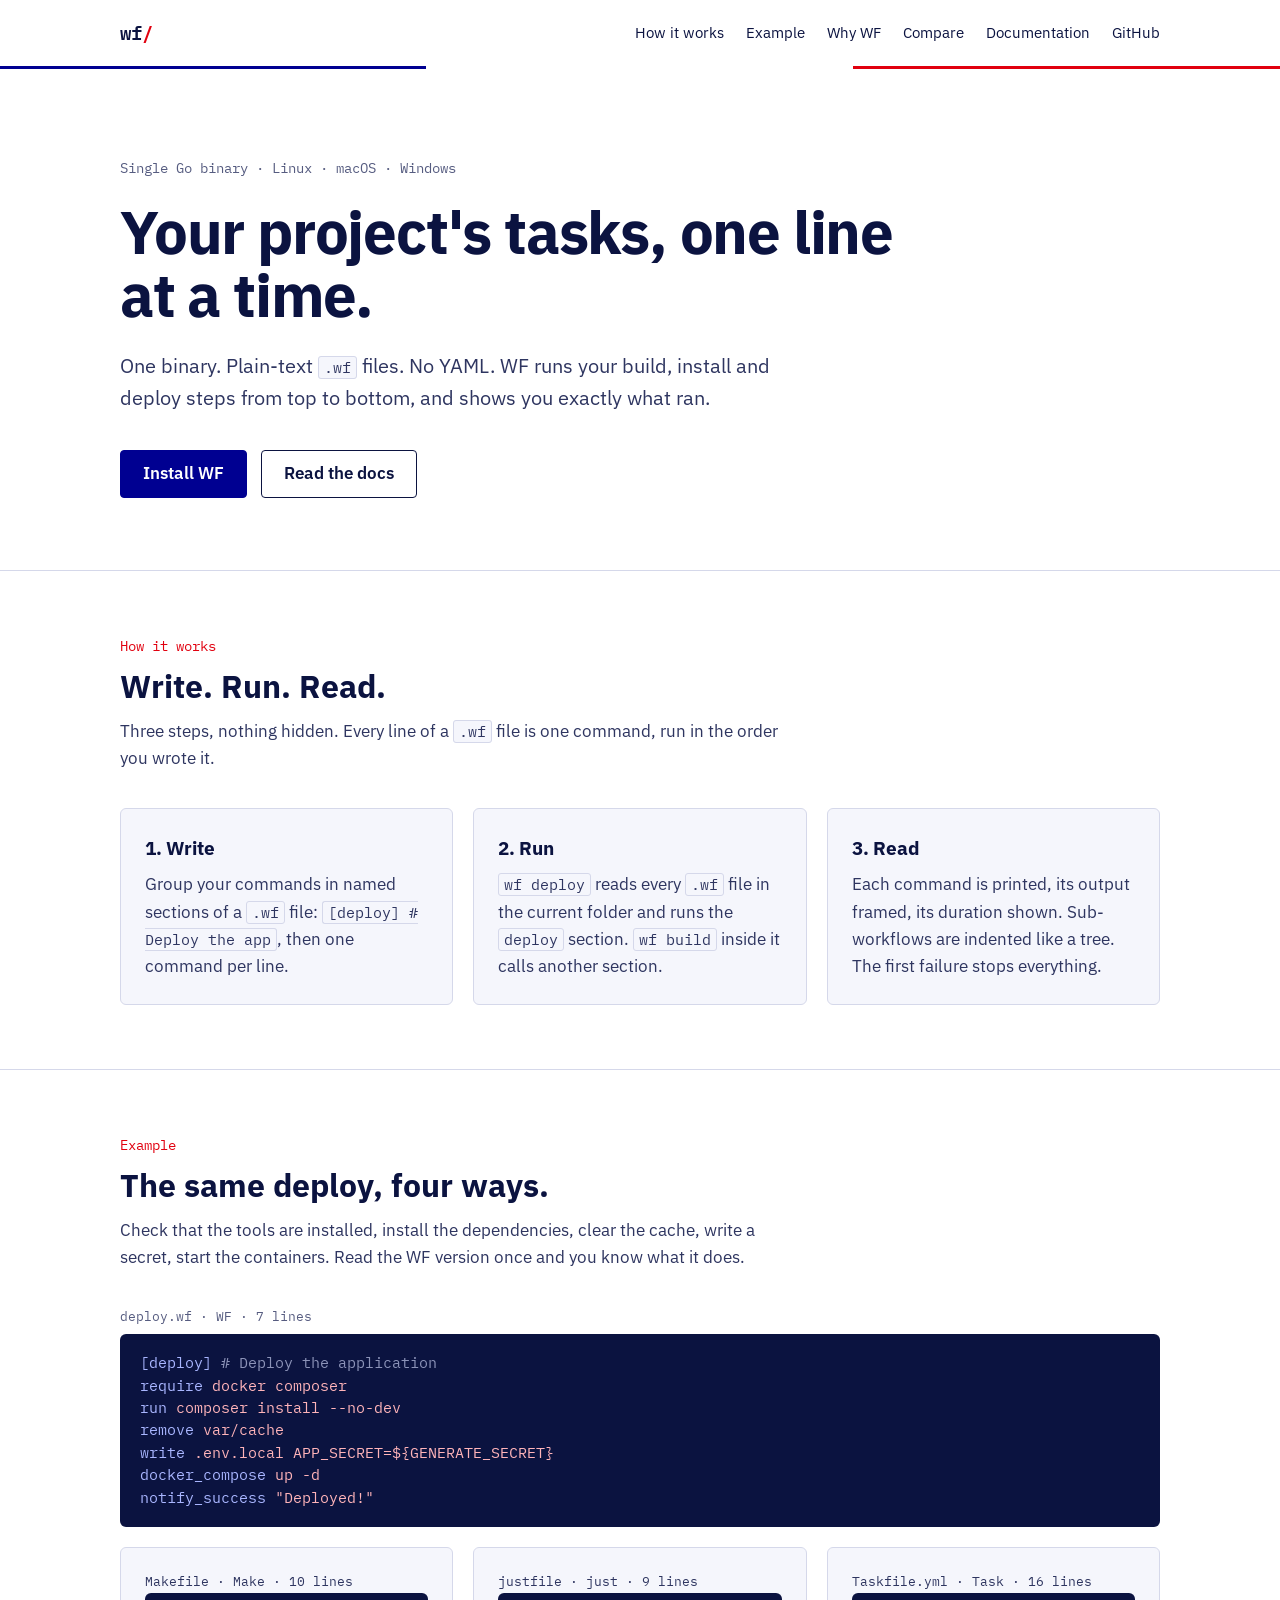
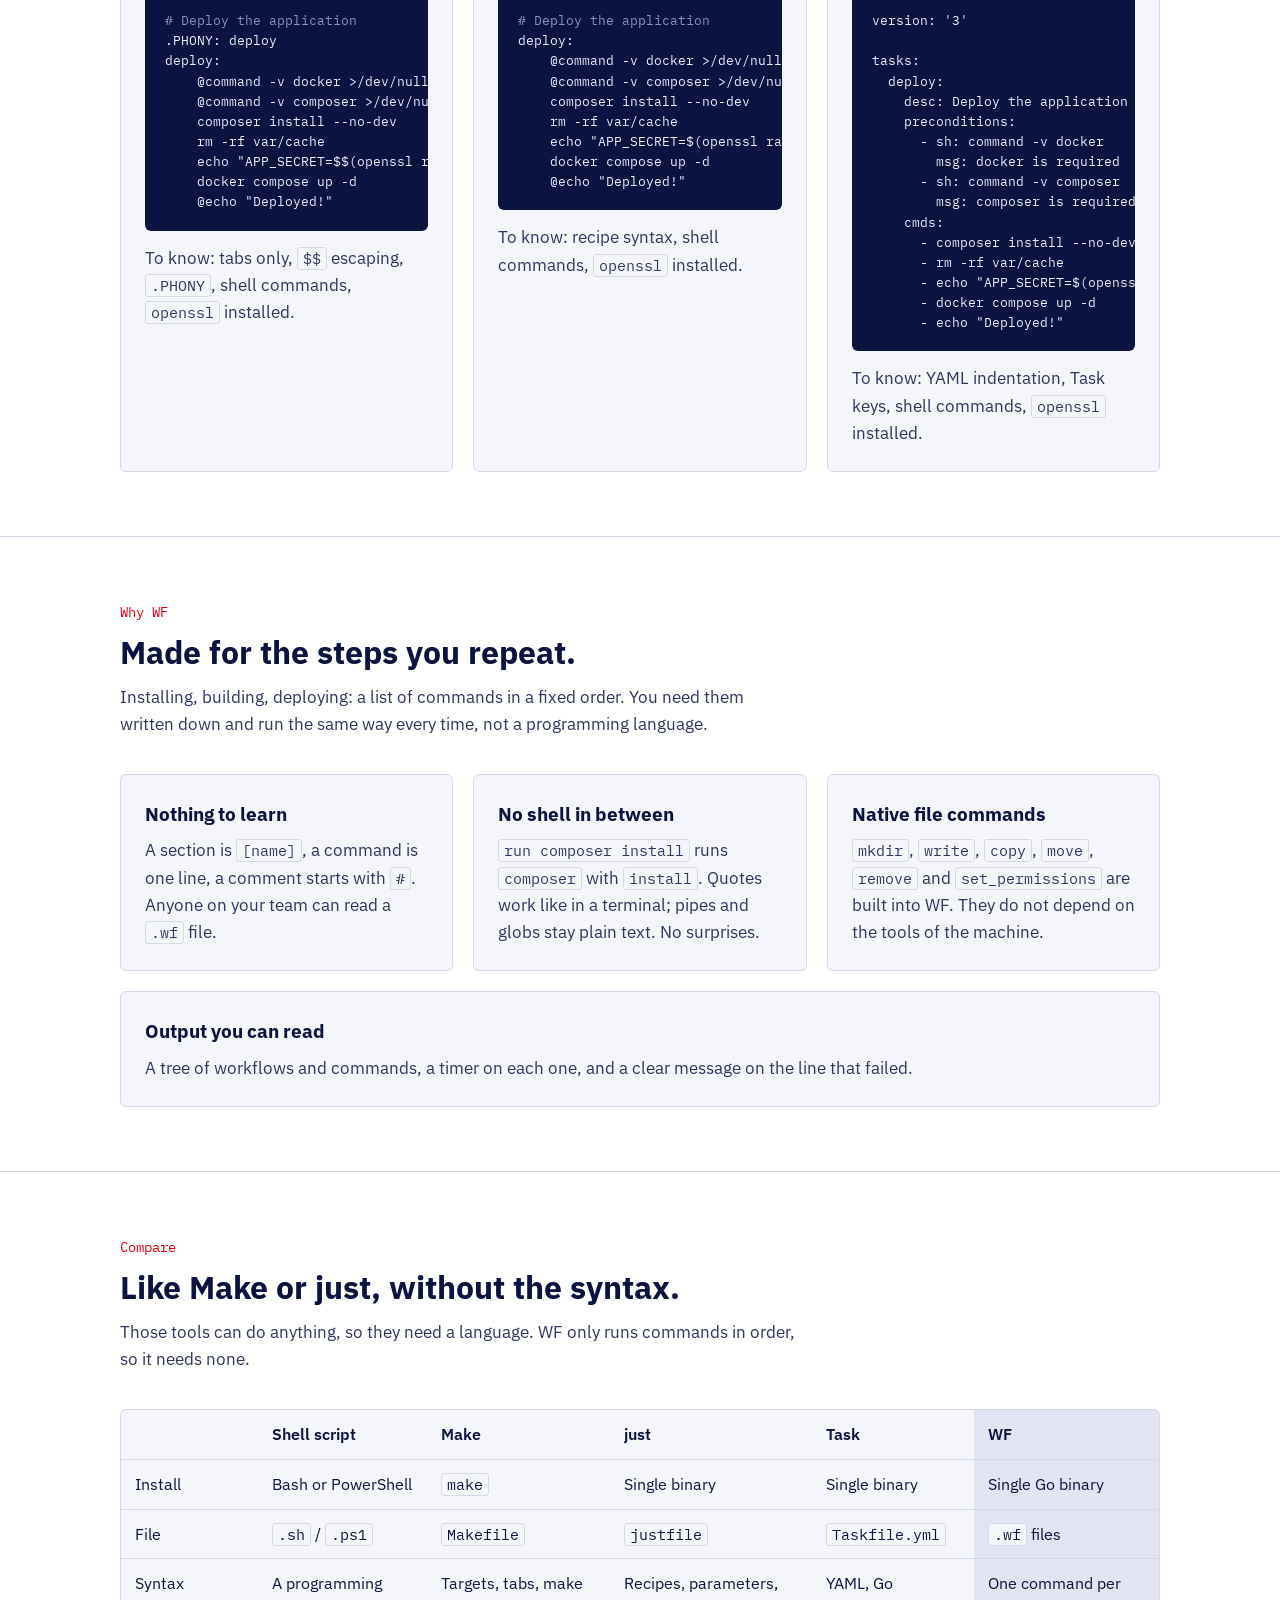
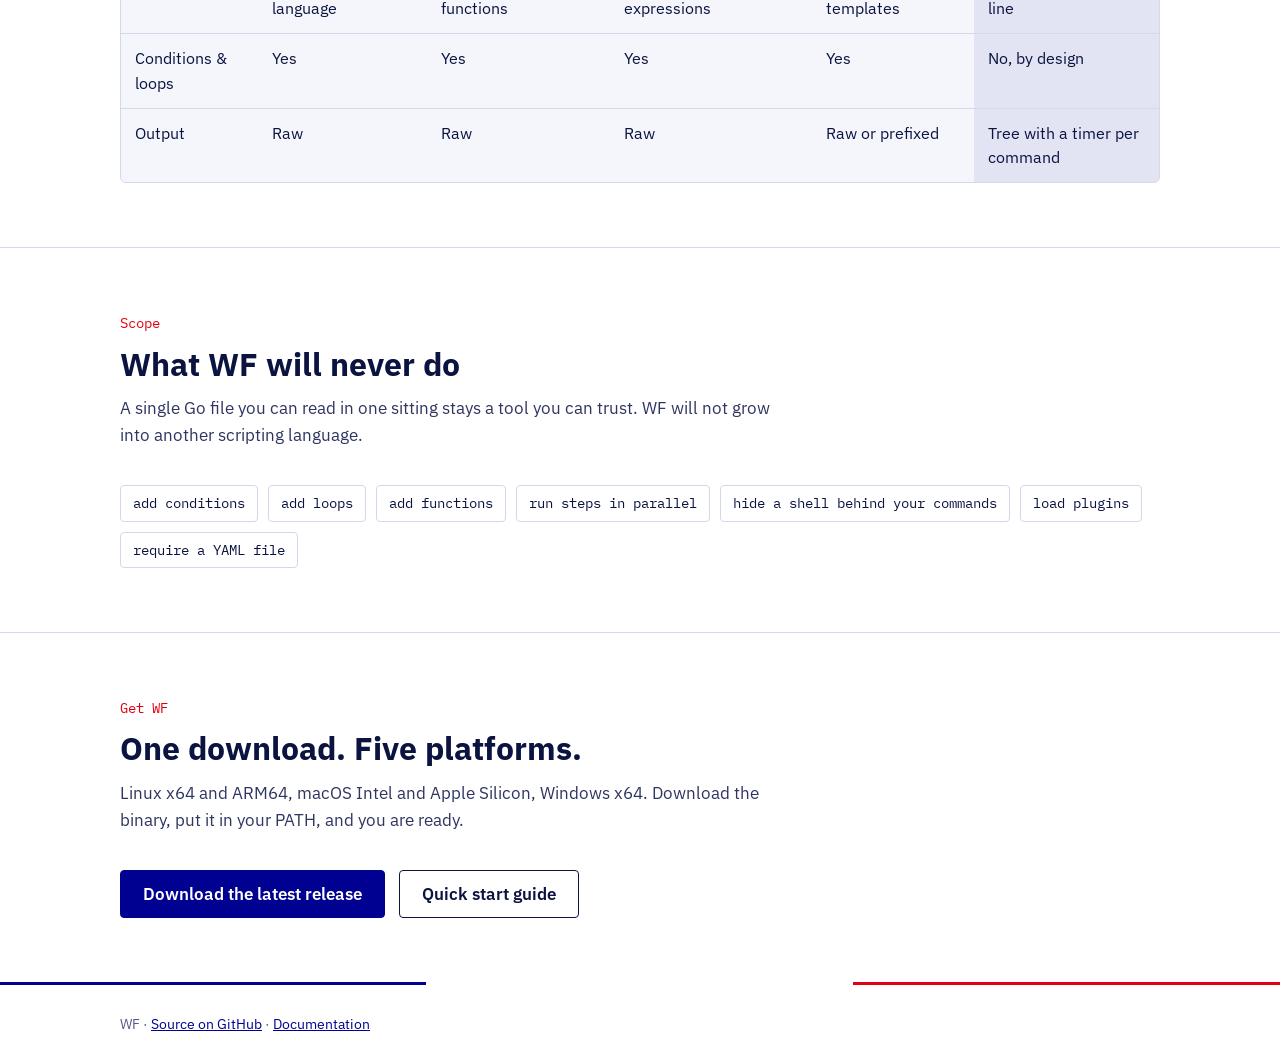
<file: docs/index.html>
<!doctype html>
<html lang="en">
<head>
<meta charset="utf-8">
<meta name="viewport" content="width=device-width, initial-scale=1">
<title>WF — your project's tasks, one line at a time</title>
<meta name="description" content="WF is a single Go binary that runs the build, install and deploy steps written in plain-text .wf files. One command per line. No YAML. No shell tricks. A readable tree of everything that ran.">
<link rel="preconnect" href="https://fonts.googleapis.com">
<link rel="preconnect" href="https://fonts.gstatic.com" crossorigin>
<link href="https://fonts.googleapis.com/css2?family=IBM+Plex+Mono:wght@400;600&family=IBM+Plex+Sans:wght@400;600;700&display=swap" rel="stylesheet">
<link rel="stylesheet" href="style.css">
</head>
<body>

<header class="site-header">
  <div class="wrap">
    <a class="logo" href="./">wf<span>/</span></a>
    <nav class="site-nav" aria-label="Main">
      <a href="#how">How it works</a>
      <a href="#example">Example</a>
      <a href="#why">Why WF</a>
      <a href="#compare">Compare</a>
      <a href="docs.html">Documentation</a>
      <a href="https://github.com/michelware/wf">GitHub</a>
    </nav>
  </div>
</header>

<main>
  <div class="wrap">
    <div class="hero">
      <p class="eyebrow">Single Go binary · Linux · macOS · Windows</p>
      <h1>Your project's tasks, one line at a time.</h1>
      <p class="lead">One binary. Plain-text <code>.wf</code> files. No YAML. WF runs your build, install and deploy steps from top to bottom, and shows you exactly what ran.</p>
      <div class="actions">
        <a class="button primary" href="docs.html#install">Install WF</a>
        <a class="button" href="docs.html">Read the docs</a>
      </div>
    </div>
  </div>

  <section id="how">
    <div class="wrap">
      <p class="label">How it works</p>
      <h2>Write. Run. Read.</h2>
      <p class="section-lead">Three steps, nothing hidden. Every line of a <code>.wf</code> file is one command, run in the order you wrote it.</p>
      <div class="grid">
        <div class="card">
          <h3>1. Write</h3>
          <p>Group your commands in named sections of a <code>.wf</code> file: <code>[deploy] # Deploy the app</code>, then one command per line.</p>
        </div>
        <div class="card">
          <h3>2. Run</h3>
          <p><code>wf deploy</code> reads every <code>.wf</code> file in the current folder and runs the <code>deploy</code> section. <code>wf build</code> inside it calls another section.</p>
        </div>
        <div class="card">
          <h3>3. Read</h3>
          <p>Each command is printed, its output framed, its duration shown. Sub-workflows are indented like a tree. The first failure stops everything.</p>
        </div>
      </div>
    </div>
  </section>

  <section id="example">
    <div class="wrap">
      <p class="label">Example</p>
      <h2>The same deploy, four ways.</h2>
      <p class="section-lead">Check that the tools are installed, install the dependencies, clear the cache, write a secret, start the containers. Read the WF version once and you know what it does.</p>
      <p class="terminal-title">deploy.wf · WF · 7 lines</p>
<pre><span class="k">[deploy]</span> <span class="c"># Deploy the application</span>
<span class="k">require</span> <span class="v">docker composer</span>
<span class="k">run</span> <span class="v">composer install --no-dev</span>
<span class="k">remove</span> <span class="v">var/cache</span>
<span class="k">write</span> <span class="v">.env.local APP_SECRET=${GENERATE_SECRET}</span>
<span class="k">docker_compose</span> <span class="v">up -d</span>
<span class="k">notify_success</span> <span class="v">"Deployed!"</span></pre>
      <div class="grid">
        <div class="card">
          <p class="terminal-title">Makefile · Make · 10 lines</p>
<pre><span class="c"># Deploy the application</span>
.PHONY: deploy
deploy:
	@command -v docker &gt;/dev/null || (echo "docker is required" &amp;&amp; exit 1)
	@command -v composer &gt;/dev/null || (echo "composer is required" &amp;&amp; exit 1)
	composer install --no-dev
	rm -rf var/cache
	echo "APP_SECRET=$$(openssl rand -hex 32)" &gt;&gt; .env.local
	docker compose up -d
	@echo "Deployed!"</pre>
          <p>To know: tabs only, <code>$$</code> escaping, <code>.PHONY</code>, shell commands, <code>openssl</code> installed.</p>
        </div>
        <div class="card">
          <p class="terminal-title">justfile · just · 9 lines</p>
<pre><span class="c"># Deploy the application</span>
deploy:
    @command -v docker &gt;/dev/null || (echo "docker is required" &amp;&amp; exit 1)
    @command -v composer &gt;/dev/null || (echo "composer is required" &amp;&amp; exit 1)
    composer install --no-dev
    rm -rf var/cache
    echo "APP_SECRET=$(openssl rand -hex 32)" &gt;&gt; .env.local
    docker compose up -d
    @echo "Deployed!"</pre>
          <p>To know: recipe syntax, shell commands, <code>openssl</code> installed.</p>
        </div>
        <div class="card">
          <p class="terminal-title">Taskfile.yml · Task · 16 lines</p>
<pre>version: '3'

tasks:
  deploy:
    desc: Deploy the application
    preconditions:
      - sh: command -v docker
        msg: docker is required
      - sh: command -v composer
        msg: composer is required
    cmds:
      - composer install --no-dev
      - rm -rf var/cache
      - echo "APP_SECRET=$(openssl rand -hex 32)" &gt;&gt; .env.local
      - docker compose up -d
      - echo "Deployed!"</pre>
          <p>To know: YAML indentation, Task keys, shell commands, <code>openssl</code> installed.</p>
        </div>
      </div>
    </div>
  </section>

  <section id="why">
    <div class="wrap">
      <p class="label">Why WF</p>
      <h2>Made for the steps you repeat.</h2>
      <p class="section-lead">Installing, building, deploying: a list of commands in a fixed order. You need them written down and run the same way every time, not a programming language.</p>
      <div class="grid">
        <div class="card">
          <h3>Nothing to learn</h3>
          <p>A section is <code>[name]</code>, a command is one line, a comment starts with <code>#</code>. Anyone on your team can read a <code>.wf</code> file.</p>
        </div>
        <div class="card">
          <h3>No shell in between</h3>
          <p><code>run composer install</code> runs <code>composer</code> with <code>install</code>. Quotes work like in a terminal; pipes and globs stay plain text. No surprises.</p>
        </div>
        <div class="card">
          <h3>Native file commands</h3>
          <p><code>mkdir</code>, <code>write</code>, <code>copy</code>, <code>move</code>, <code>remove</code> and <code>set_permissions</code> are built into WF. They do not depend on the tools of the machine.</p>
        </div>
        <div class="card">
          <h3>Output you can read</h3>
          <p>A tree of workflows and commands, a timer on each one, and a clear message on the line that failed.</p>
        </div>
      </div>
    </div>
  </section>

  <section id="compare">
    <div class="wrap">
      <p class="label">Compare</p>
      <h2>Like Make or just, without the syntax.</h2>
      <p class="section-lead">Those tools can do anything, so they need a language. WF only runs commands in order, so it needs none.</p>
      <div class="table-box">
        <table>
          <thead>
            <tr><th></th><th>Shell script</th><th>Make</th><th>just</th><th>Task</th><th class="us">WF</th></tr>
          </thead>
          <tbody>
            <tr><td>Install</td><td>Bash or PowerShell</td><td><code>make</code></td><td>Single binary</td><td>Single binary</td><td class="us">Single Go binary</td></tr>
            <tr><td>File</td><td><code>.sh</code> / <code>.ps1</code></td><td><code>Makefile</code></td><td><code>justfile</code></td><td><code>Taskfile.yml</code></td><td class="us"><code>.wf</code> files</td></tr>
            <tr><td>Syntax</td><td>A programming language</td><td>Targets, tabs, make functions</td><td>Recipes, parameters, expressions</td><td>YAML, Go templates</td><td class="us">One command per line</td></tr>
            <tr><td>Conditions &amp; loops</td><td>Yes</td><td>Yes</td><td>Yes</td><td>Yes</td><td class="us">No, by design</td></tr>
            <tr><td>Output</td><td>Raw</td><td>Raw</td><td>Raw</td><td>Raw or prefixed</td><td class="us">Tree with a timer per command</td></tr>
          </tbody>
        </table>
      </div>
    </div>
  </section>

  <section id="never">
    <div class="wrap">
      <p class="label">Scope</p>
      <h2>What WF will never do</h2>
      <p class="section-lead">A single Go file you can read in one sitting stays a tool you can trust. WF will not grow into another scripting language.</p>
      <ul class="never">
        <li>add conditions</li>
        <li>add loops</li>
        <li>add functions</li>
        <li>run steps in parallel</li>
        <li>hide a shell behind your commands</li>
        <li>load plugins</li>
        <li>require a YAML file</li>
      </ul>
    </div>
  </section>

  <section id="get">
    <div class="wrap">
      <p class="label">Get WF</p>
      <h2>One download. Five platforms.</h2>
      <p class="section-lead">Linux x64 and ARM64, macOS Intel and Apple Silicon, Windows x64. Download the binary, put it in your PATH, and you are ready.</p>
      <div class="actions">
        <a class="button primary" href="https://github.com/michelware/wf/releases/latest">Download the latest release</a>
        <a class="button" href="docs.html#quick-start">Quick start guide</a>
      </div>
    </div>
  </section>
</main>

<footer class="site-footer">
  <div class="wrap">WF · <a href="https://github.com/michelware/wf">Source on GitHub</a> · <a href="docs.html">Documentation</a></div>
</footer>

</body>
</html>
</file>
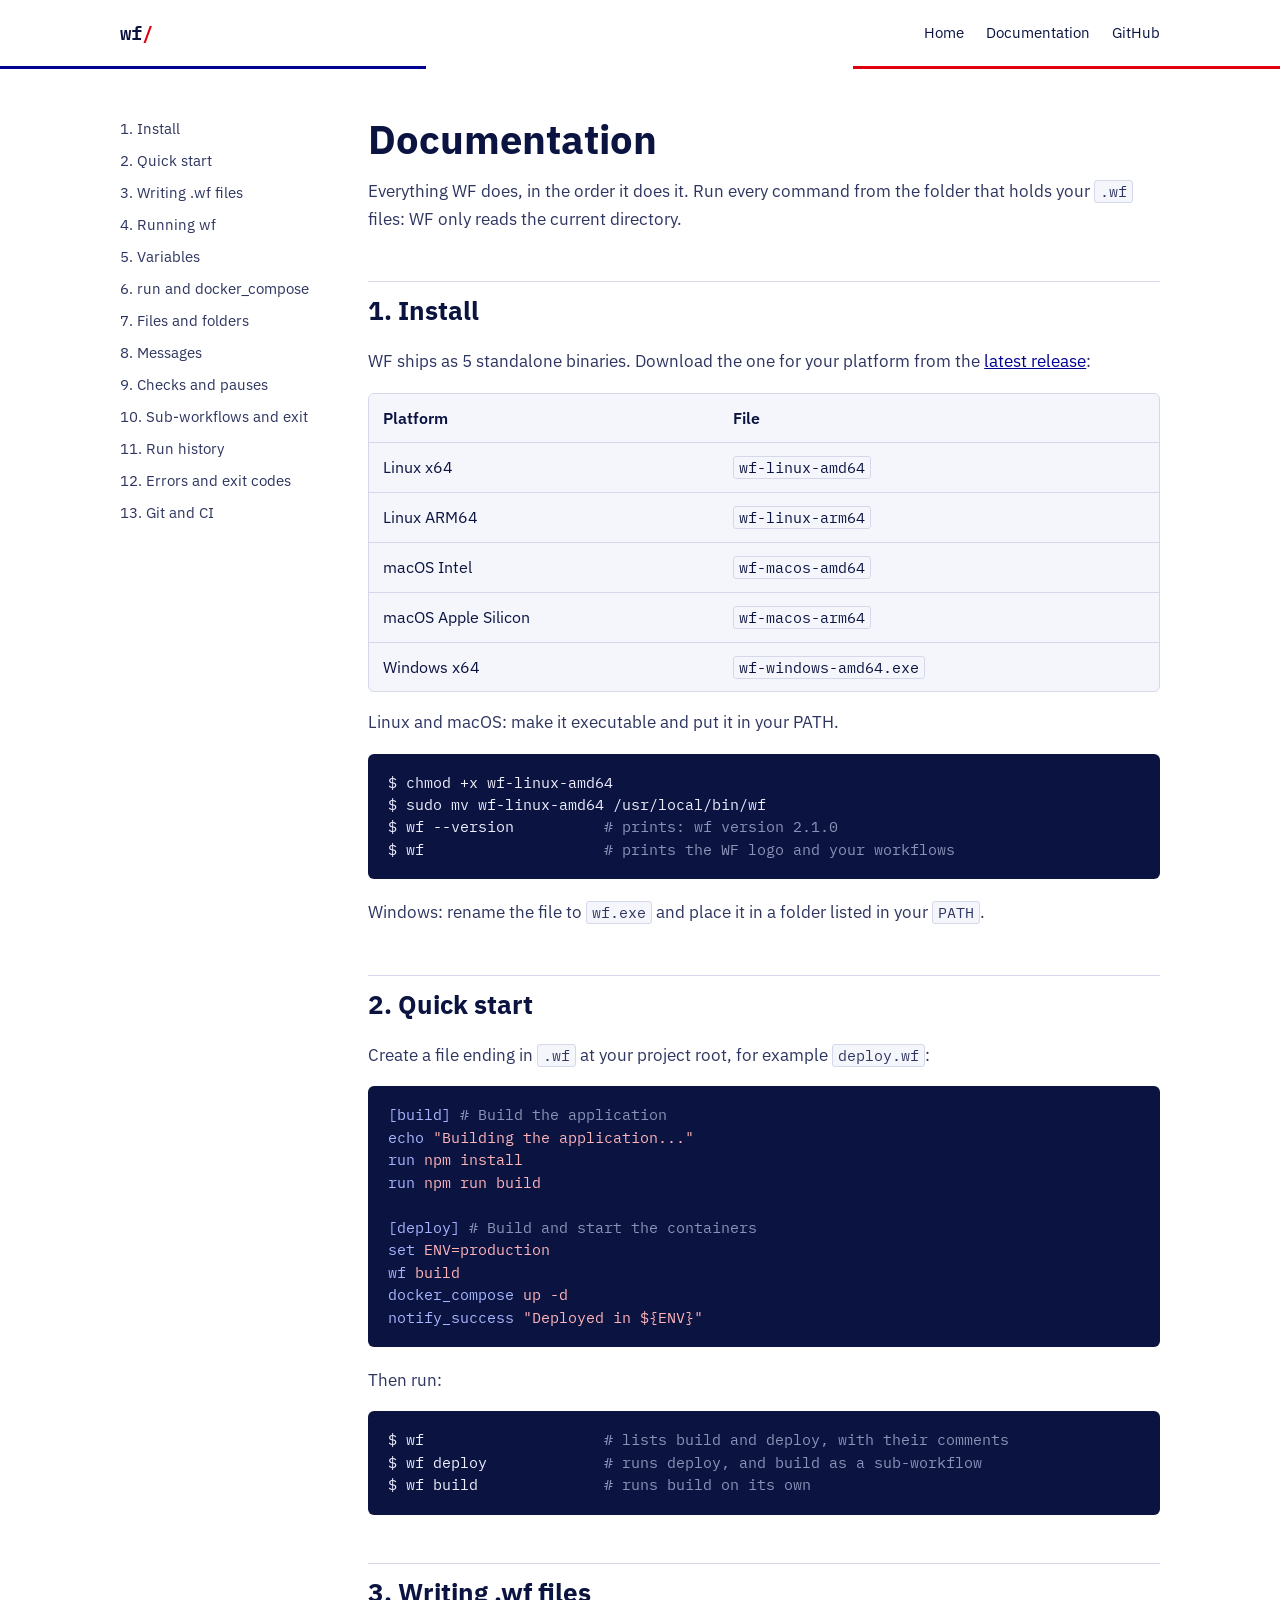
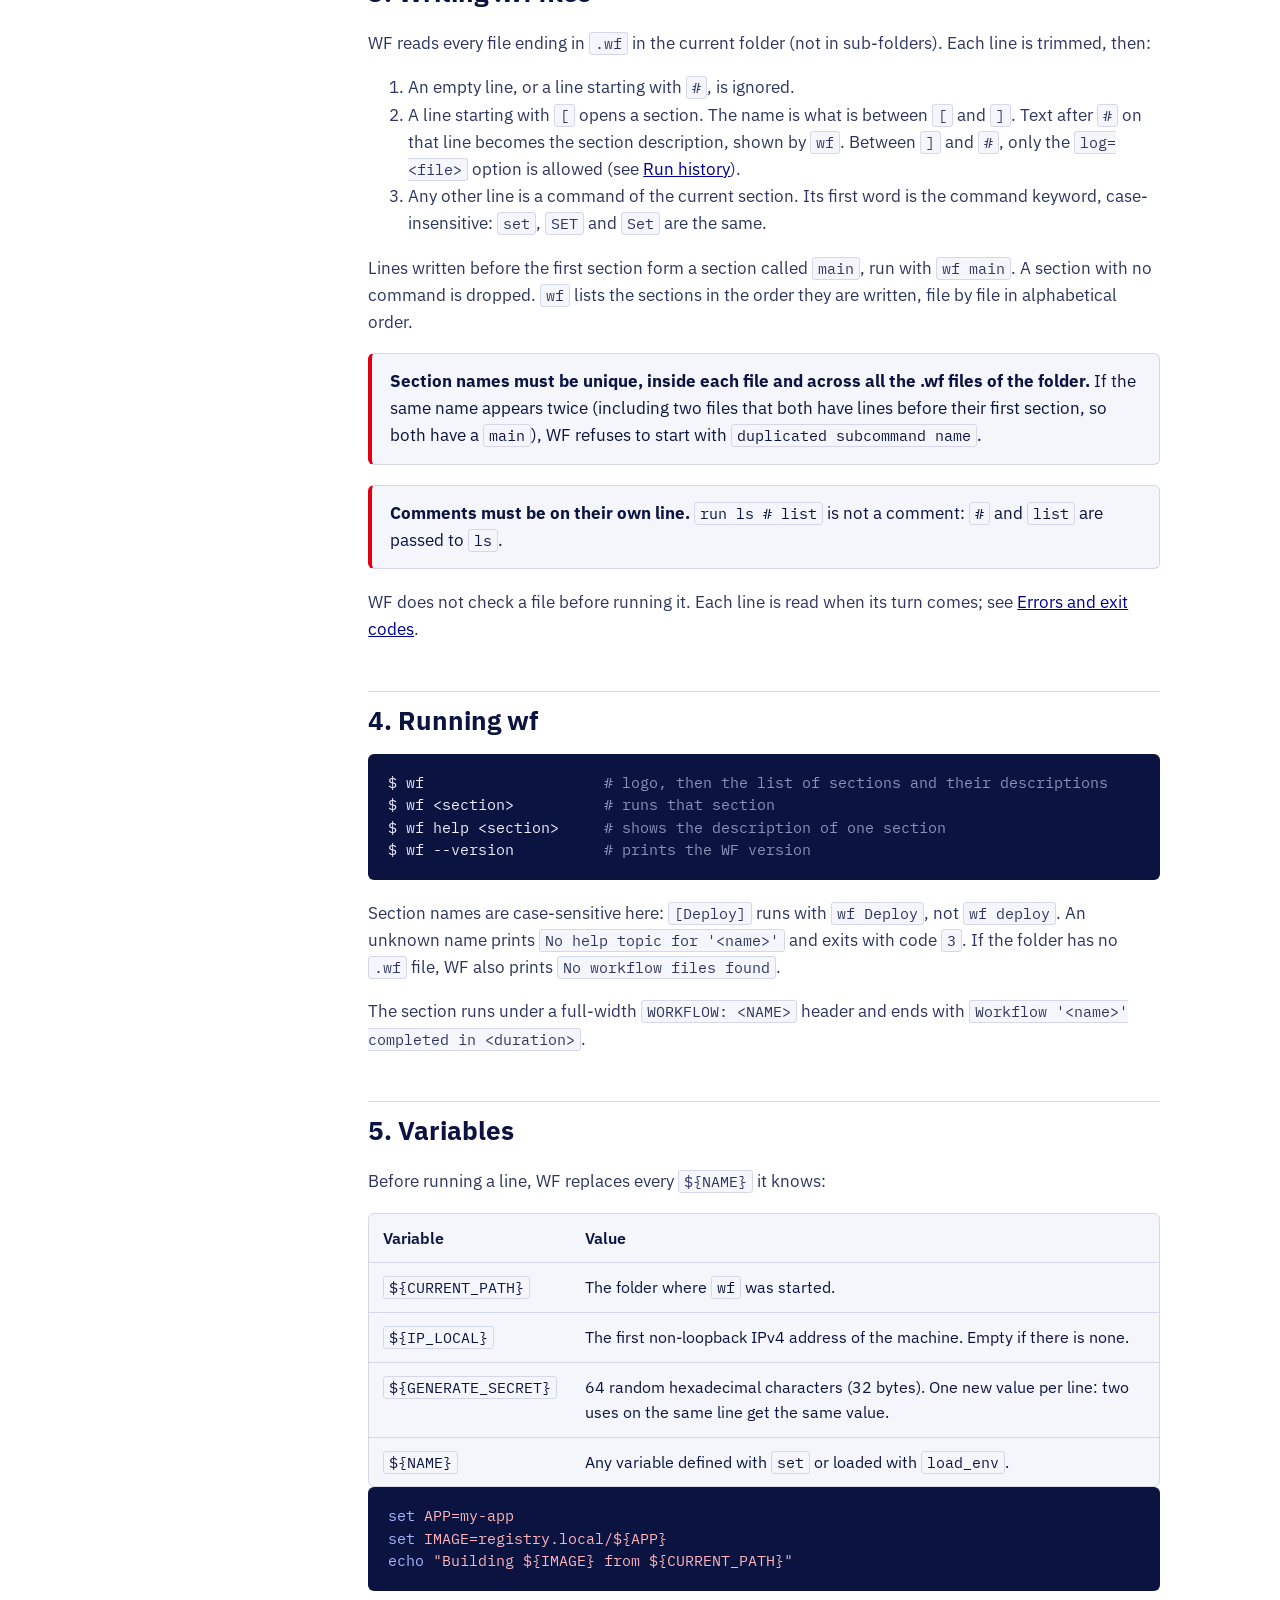
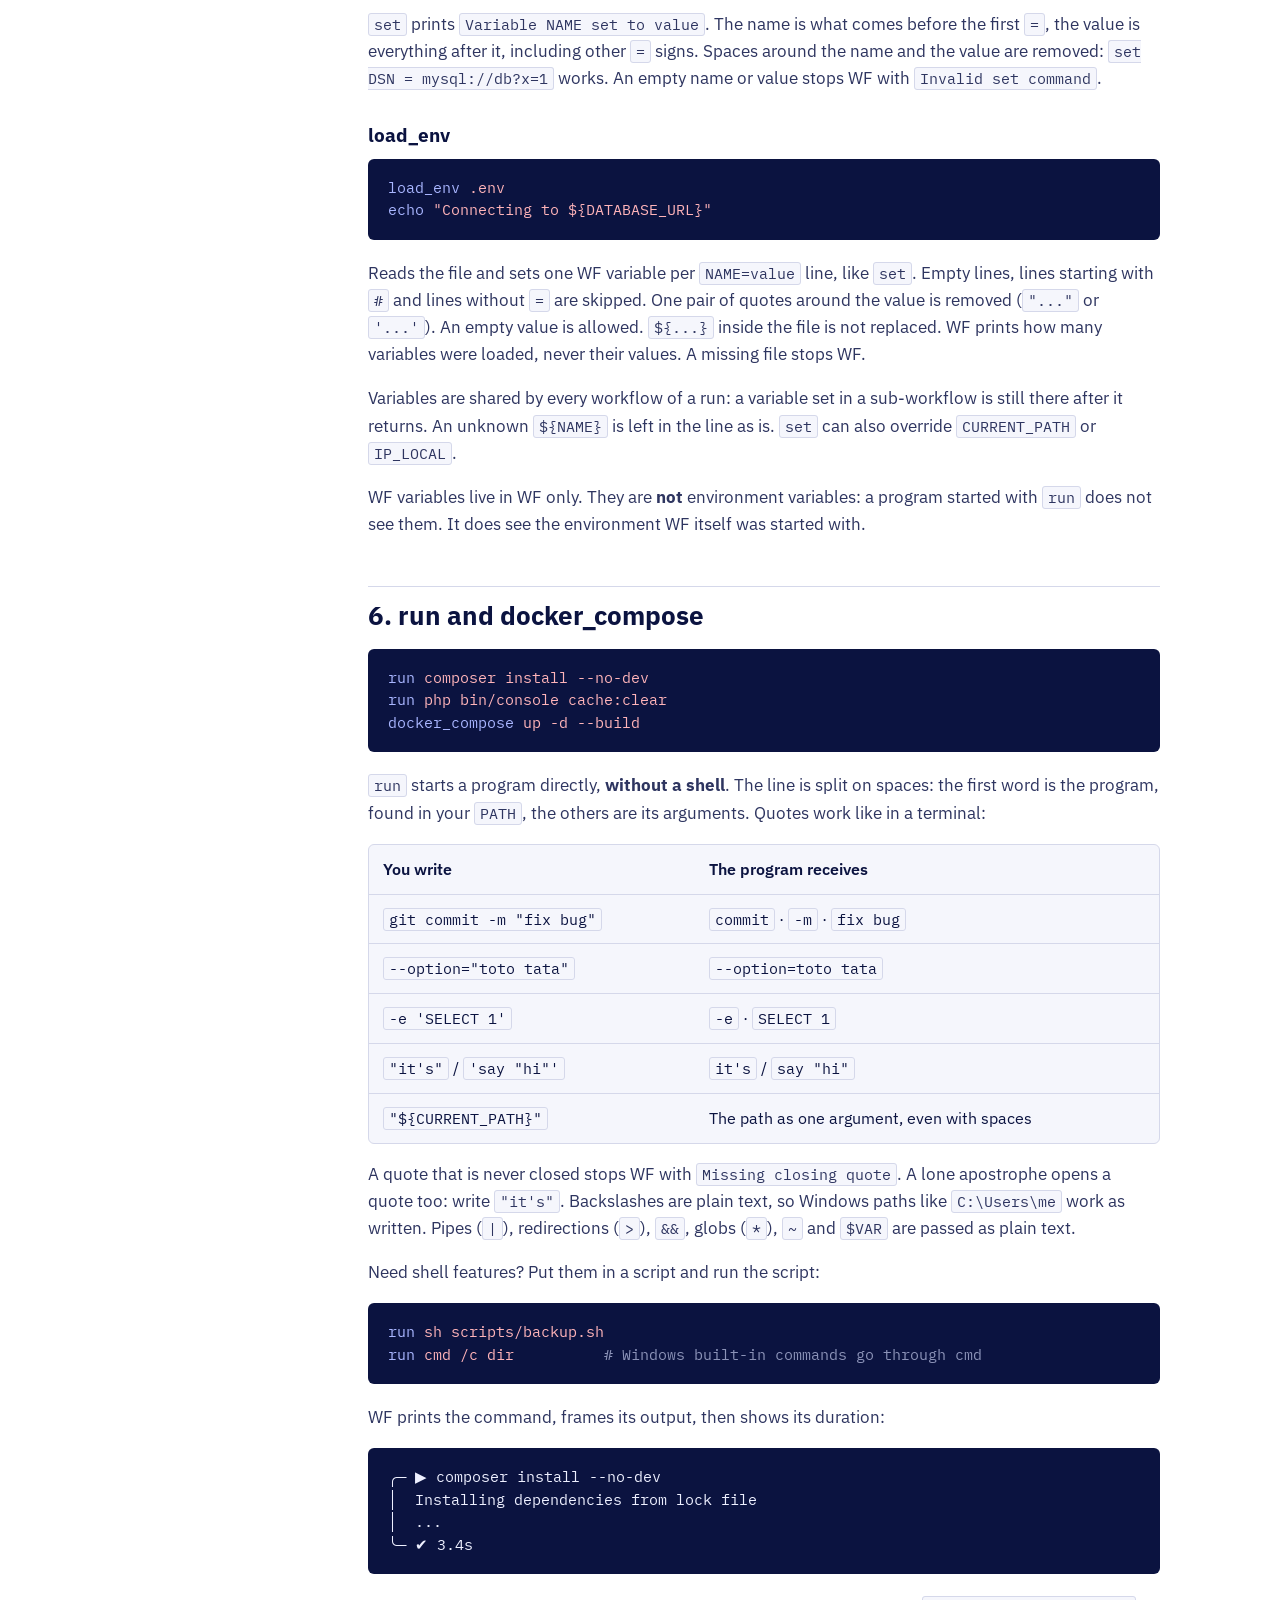
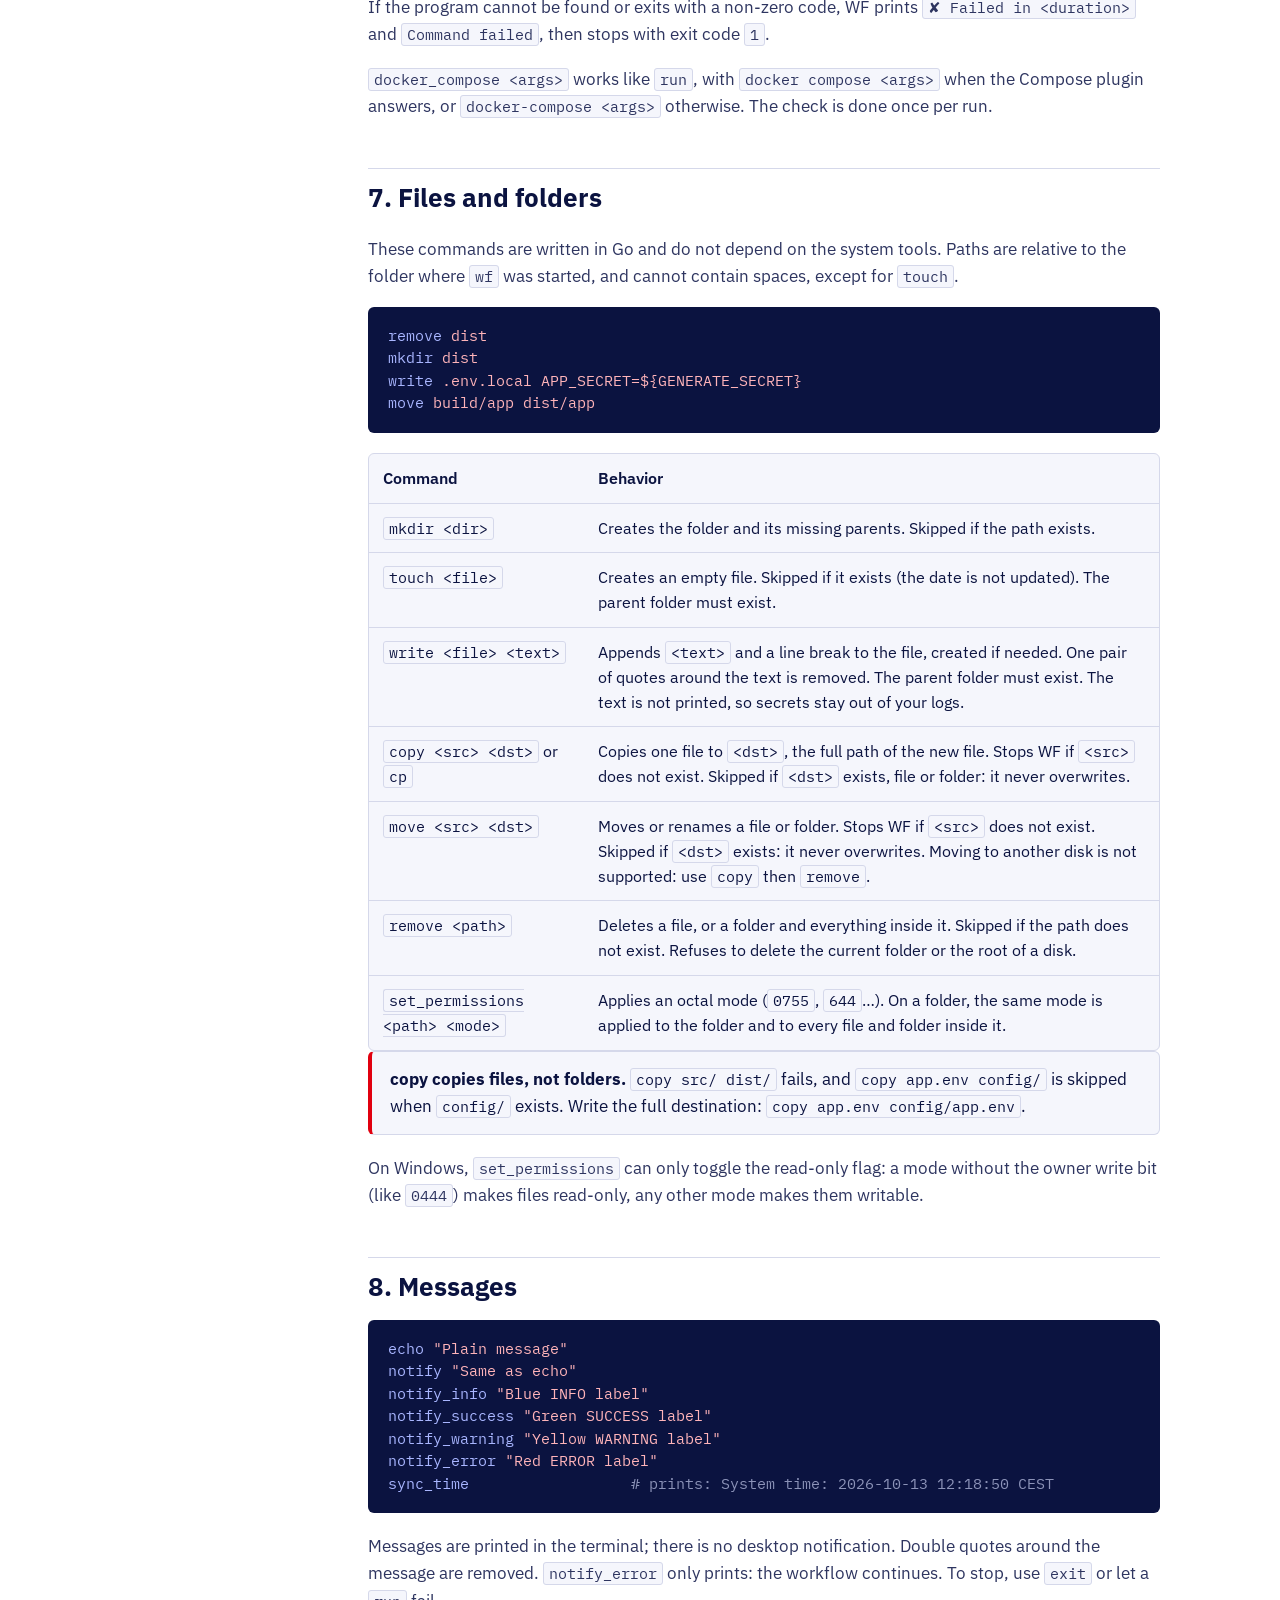
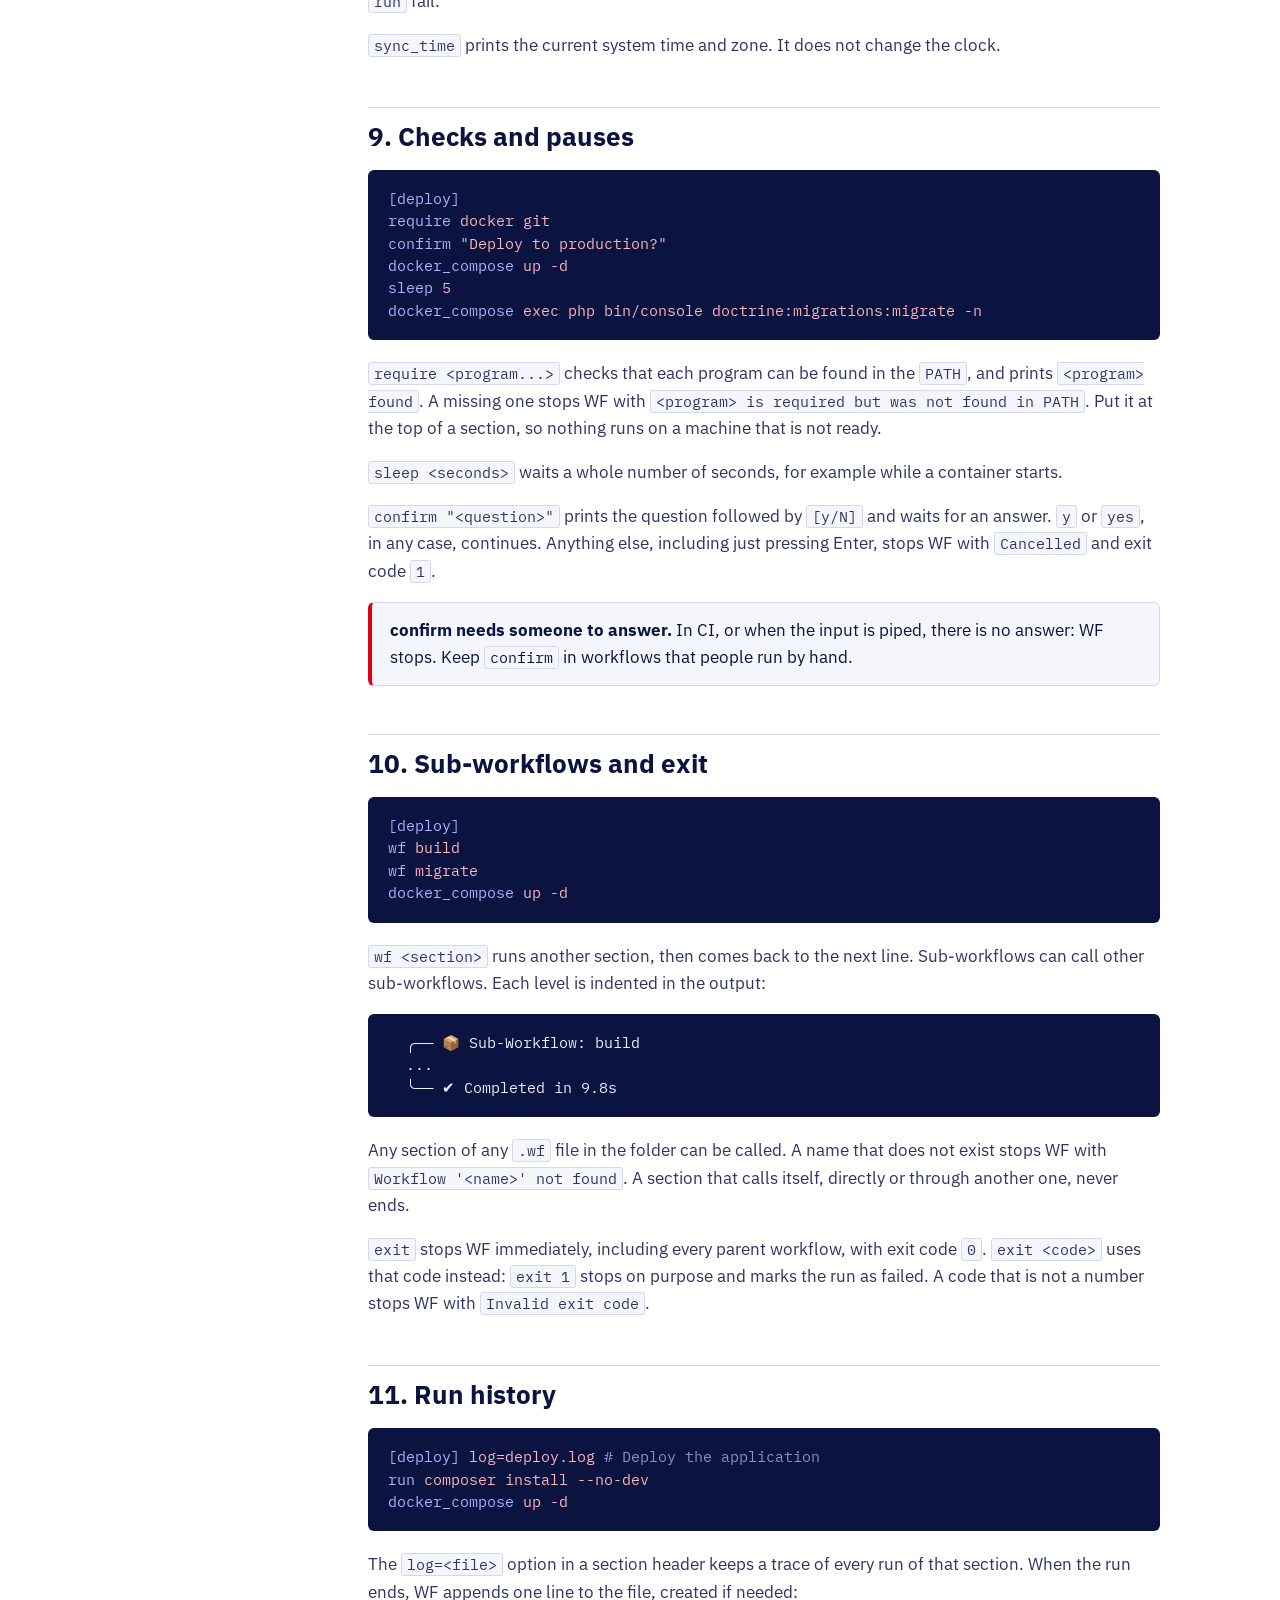
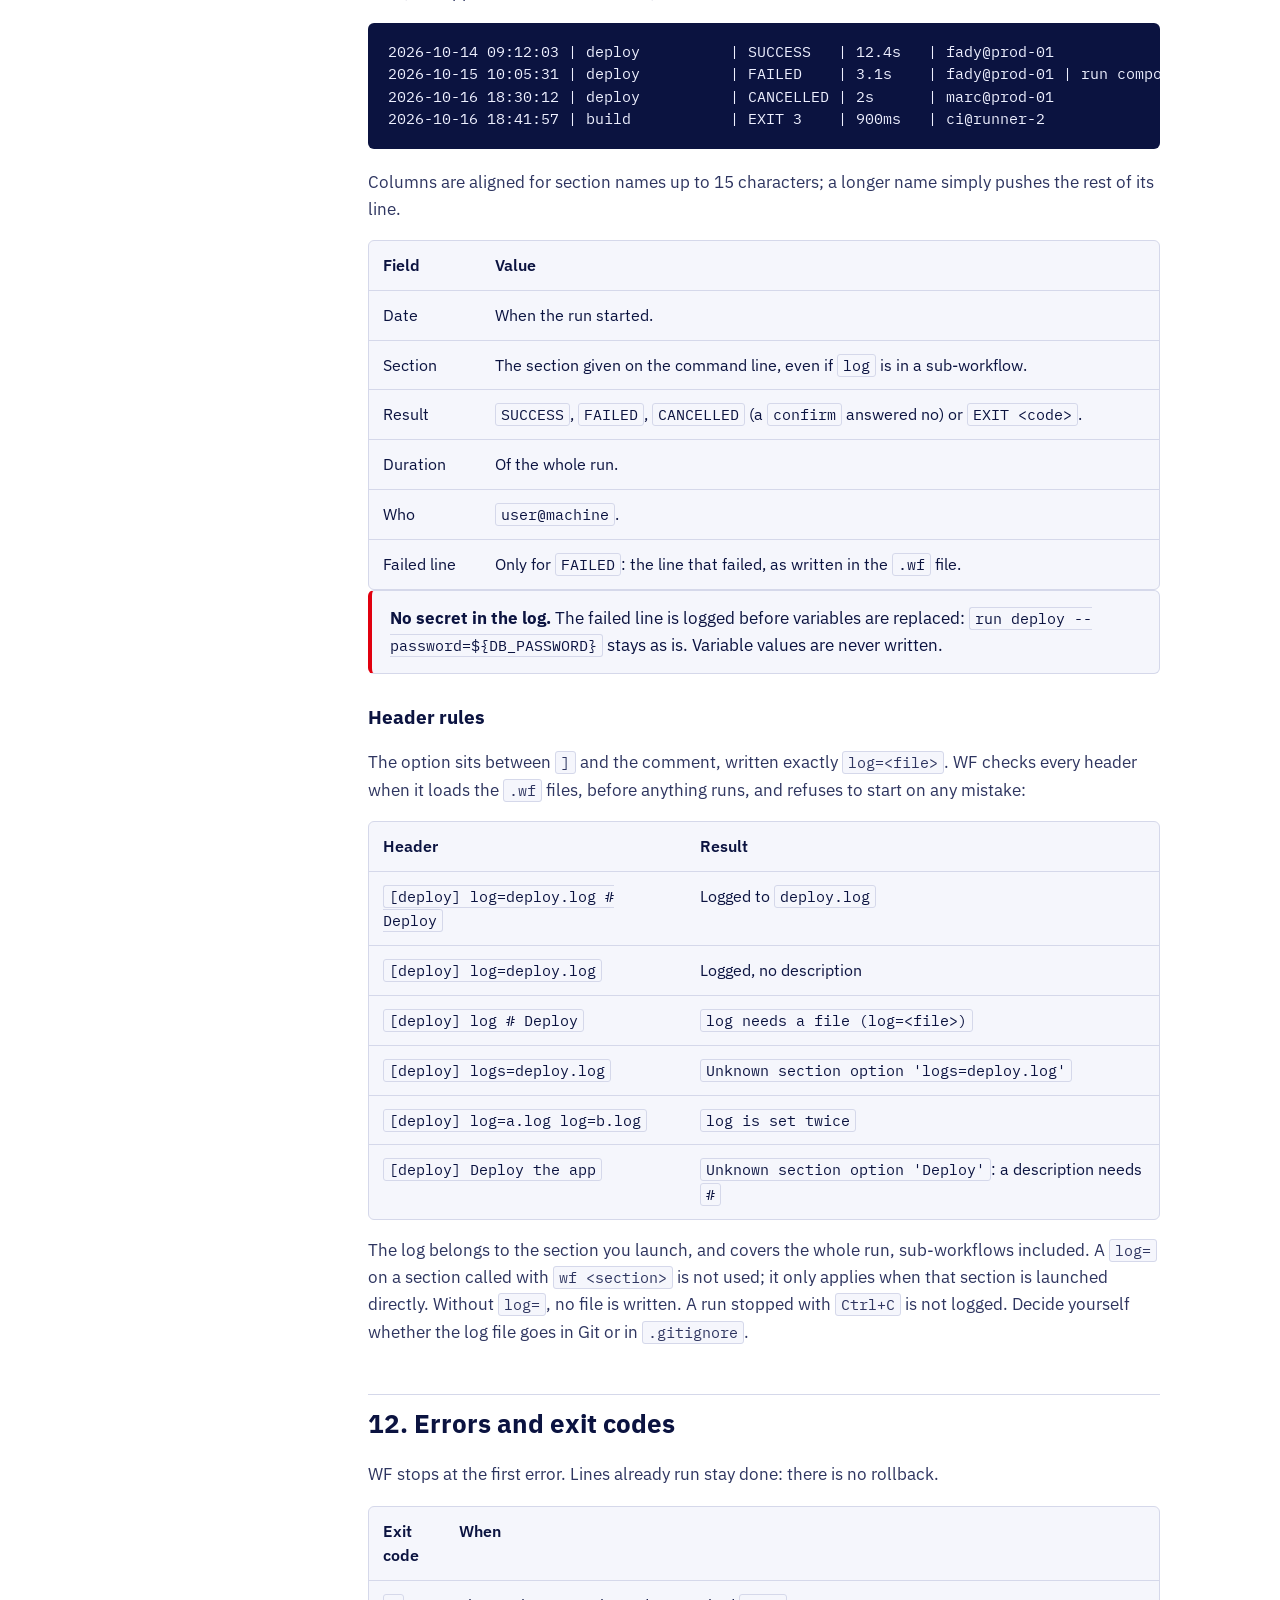
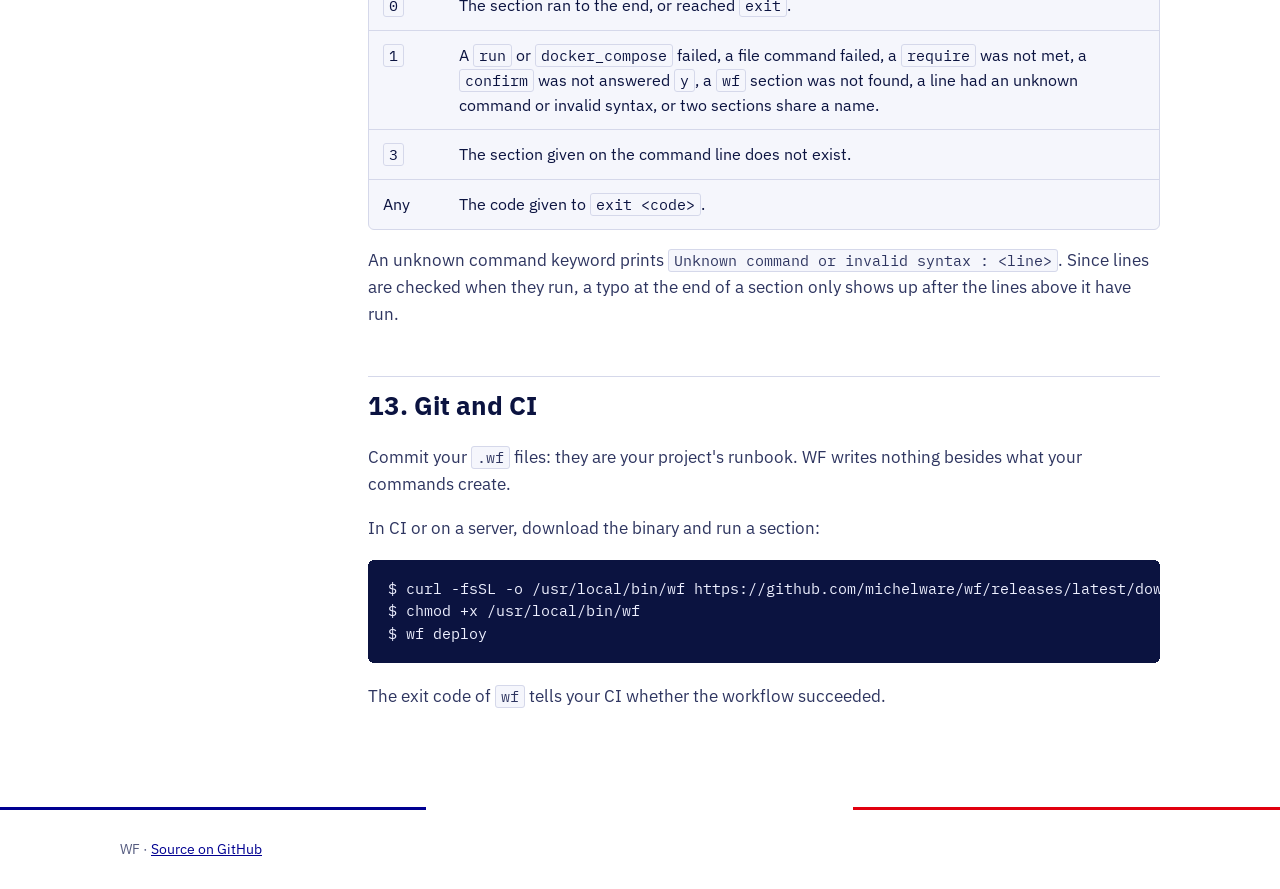
<file: docs/docs.html>
<!doctype html>
<html lang="en">
<head>
<meta charset="utf-8">
<meta name="viewport" content="width=device-width, initial-scale=1">
<title>WF documentation</title>
<meta name="description" content="Install and use WF: the 5 binaries, .wf file syntax, every command, variables and .env files, checks, sub-workflows, errors, exit codes and CI.">
<link rel="preconnect" href="https://fonts.googleapis.com">
<link rel="preconnect" href="https://fonts.gstatic.com" crossorigin>
<link href="https://fonts.googleapis.com/css2?family=IBM+Plex+Mono:wght@400;600&family=IBM+Plex+Sans:wght@400;600;700&display=swap" rel="stylesheet">
<link rel="stylesheet" href="style.css">
</head>
<body>

<header class="site-header">
  <div class="wrap">
    <a class="logo" href="./">wf<span>/</span></a>
    <nav class="site-nav" aria-label="Main">
      <a href="./">Home</a>
      <a href="docs.html">Documentation</a>
      <a href="https://github.com/michelware/wf">GitHub</a>
    </nav>
  </div>
</header>

<main class="wrap">
<div class="docs">

<nav class="toc" aria-label="Documentation">
  <ol>
    <li><a href="#install">1. Install</a></li>
    <li><a href="#quick-start">2. Quick start</a></li>
    <li><a href="#syntax">3. Writing .wf files</a></li>
    <li><a href="#cli">4. Running wf</a></li>
    <li><a href="#variables">5. Variables</a></li>
    <li><a href="#run">6. run and docker_compose</a></li>
    <li><a href="#files">7. Files and folders</a></li>
    <li><a href="#messages">8. Messages</a></li>
    <li><a href="#checks">9. Checks and pauses</a></li>
    <li><a href="#sub">10. Sub-workflows and exit</a></li>
    <li><a href="#log">11. Run history</a></li>
    <li><a href="#errors">12. Errors and exit codes</a></li>
    <li><a href="#git-ci">13. Git and CI</a></li>
  </ol>
</nav>

<article>
<h1>Documentation</h1>
<p>Everything WF does, in the order it does it. Run every command from the folder that holds your <code>.wf</code> files: WF only reads the current directory.</p>

<h2 id="install">1. Install</h2>
<p>WF ships as 5 standalone binaries. Download the one for your platform from the <a href="https://github.com/michelware/wf/releases/latest">latest release</a>:</p>
<div class="table-box">
<table>
  <thead><tr><th>Platform</th><th>File</th></tr></thead>
  <tbody>
    <tr><td>Linux x64</td><td><code>wf-linux-amd64</code></td></tr>
    <tr><td>Linux ARM64</td><td><code>wf-linux-arm64</code></td></tr>
    <tr><td>macOS Intel</td><td><code>wf-macos-amd64</code></td></tr>
    <tr><td>macOS Apple Silicon</td><td><code>wf-macos-arm64</code></td></tr>
    <tr><td>Windows x64</td><td><code>wf-windows-amd64.exe</code></td></tr>
  </tbody>
</table>
</div>
<p>Linux and macOS: make it executable and put it in your PATH.</p>
<pre>$ chmod +x wf-linux-amd64
$ sudo mv wf-linux-amd64 /usr/local/bin/wf
$ wf --version          <span class="c"># prints: wf version 2.1.0</span>
$ wf                    <span class="c"># prints the WF logo and your workflows</span></pre>
<p>Windows: rename the file to <code>wf.exe</code> and place it in a folder listed in your <code>PATH</code>.</p>

<h2 id="quick-start">2. Quick start</h2>
<p>Create a file ending in <code>.wf</code> at your project root, for example <code>deploy.wf</code>:</p>
<pre><span class="k">[build]</span> <span class="c"># Build the application</span>
<span class="k">echo</span> <span class="v">"Building the application..."</span>
<span class="k">run</span> <span class="v">npm install</span>
<span class="k">run</span> <span class="v">npm run build</span>

<span class="k">[deploy]</span> <span class="c"># Build and start the containers</span>
<span class="k">set</span> <span class="v">ENV=production</span>
<span class="k">wf</span> <span class="v">build</span>
<span class="k">docker_compose</span> <span class="v">up -d</span>
<span class="k">notify_success</span> <span class="v">"Deployed in ${ENV}"</span></pre>
<p>Then run:</p>
<pre>$ wf                    <span class="c"># lists build and deploy, with their comments</span>
$ wf deploy             <span class="c"># runs deploy, and build as a sub-workflow</span>
$ wf build              <span class="c"># runs build on its own</span></pre>

<h2 id="syntax">3. Writing .wf files</h2>
<p>WF reads every file ending in <code>.wf</code> in the current folder (not in sub-folders). Each line is trimmed, then:</p>
<ol>
  <li>An empty line, or a line starting with <code>#</code>, is ignored.</li>
  <li>A line starting with <code>[</code> opens a section. The name is what is between <code>[</code> and <code>]</code>. Text after <code>#</code> on that line becomes the section description, shown by <code>wf</code>. Between <code>]</code> and <code>#</code>, only the <code>log=&lt;file&gt;</code> option is allowed (see <a href="#log">Run history</a>).</li>
  <li>Any other line is a command of the current section. Its first word is the command keyword, case-insensitive: <code>set</code>, <code>SET</code> and <code>Set</code> are the same.</li>
</ol>
<p>Lines written before the first section form a section called <code>main</code>, run with <code>wf main</code>. A section with no command is dropped. <code>wf</code> lists the sections in the order they are written, file by file in alphabetical order.</p>
<div class="note"><strong>Section names must be unique, inside each file and across all the .wf files of the folder.</strong> If the same name appears twice (including two files that both have lines before their first section, so both have a <code>main</code>), WF refuses to start with <code>duplicated subcommand name</code>.</div>
<div class="note"><strong>Comments must be on their own line.</strong> <code>run ls # list</code> is not a comment: <code>#</code> and <code>list</code> are passed to <code>ls</code>.</div>
<p>WF does not check a file before running it. Each line is read when its turn comes; see <a href="#errors">Errors and exit codes</a>.</p>

<h2 id="cli">4. Running wf</h2>
<pre>$ wf                    <span class="c"># logo, then the list of sections and their descriptions</span>
$ wf &lt;section&gt;          <span class="c"># runs that section</span>
$ wf help &lt;section&gt;     <span class="c"># shows the description of one section</span>
$ wf --version          <span class="c"># prints the WF version</span></pre>
<p>Section names are case-sensitive here: <code>[Deploy]</code> runs with <code>wf Deploy</code>, not <code>wf deploy</code>. An unknown name prints <code>No help topic for '&lt;name&gt;'</code> and exits with code <code>3</code>. If the folder has no <code>.wf</code> file, WF also prints <code>No workflow files found</code>.</p>
<p>The section runs under a full-width <code>WORKFLOW: &lt;NAME&gt;</code> header and ends with <code>Workflow '&lt;name&gt;' completed in &lt;duration&gt;</code>.</p>

<h2 id="variables">5. Variables</h2>
<p>Before running a line, WF replaces every <code>${NAME}</code> it knows:</p>
<div class="table-box">
<table>
  <thead><tr><th>Variable</th><th>Value</th></tr></thead>
  <tbody>
    <tr><td><code>${CURRENT_PATH}</code></td><td>The folder where <code>wf</code> was started.</td></tr>
    <tr><td><code>${IP_LOCAL}</code></td><td>The first non-loopback IPv4 address of the machine. Empty if there is none.</td></tr>
    <tr><td><code>${GENERATE_SECRET}</code></td><td>64 random hexadecimal characters (32 bytes). One new value per line: two uses on the same line get the same value.</td></tr>
    <tr><td><code>${NAME}</code></td><td>Any variable defined with <code>set</code> or loaded with <code>load_env</code>.</td></tr>
  </tbody>
</table>
</div>
<pre><span class="k">set</span> <span class="v">APP=my-app</span>
<span class="k">set</span> <span class="v">IMAGE=registry.local/${APP}</span>
<span class="k">echo</span> <span class="v">"Building ${IMAGE} from ${CURRENT_PATH}"</span></pre>
<p><code>set</code> prints <code>Variable NAME set to value</code>. The name is what comes before the first <code>=</code>, the value is everything after it, including other <code>=</code> signs. Spaces around the name and the value are removed: <code>set DSN = mysql://db?x=1</code> works. An empty name or value stops WF with <code>Invalid set command</code>.</p>
<h3>load_env</h3>
<pre><span class="k">load_env</span> <span class="v">.env</span>
<span class="k">echo</span> <span class="v">"Connecting to ${DATABASE_URL}"</span></pre>
<p>Reads the file and sets one WF variable per <code>NAME=value</code> line, like <code>set</code>. Empty lines, lines starting with <code>#</code> and lines without <code>=</code> are skipped. One pair of quotes around the value is removed (<code>"..."</code> or <code>'...'</code>). An empty value is allowed. <code>${...}</code> inside the file is not replaced. WF prints how many variables were loaded, never their values. A missing file stops WF.</p>
<p>Variables are shared by every workflow of a run: a variable set in a sub-workflow is still there after it returns. An unknown <code>${NAME}</code> is left in the line as is. <code>set</code> can also override <code>CURRENT_PATH</code> or <code>IP_LOCAL</code>.</p>
<p>WF variables live in WF only. They are <strong>not</strong> environment variables: a program started with <code>run</code> does not see them. It does see the environment WF itself was started with.</p>

<h2 id="run">6. run and docker_compose</h2>
<pre><span class="k">run</span> <span class="v">composer install --no-dev</span>
<span class="k">run</span> <span class="v">php bin/console cache:clear</span>
<span class="k">docker_compose</span> <span class="v">up -d --build</span></pre>
<p><code>run</code> starts a program directly, <strong>without a shell</strong>. The line is split on spaces: the first word is the program, found in your <code>PATH</code>, the others are its arguments. Quotes work like in a terminal:</p>
<div class="table-box">
<table>
  <thead><tr><th>You write</th><th>The program receives</th></tr></thead>
  <tbody>
    <tr><td><code>git commit -m "fix bug"</code></td><td><code>commit</code> · <code>-m</code> · <code>fix bug</code></td></tr>
    <tr><td><code>--option="toto tata"</code></td><td><code>--option=toto tata</code></td></tr>
    <tr><td><code>-e 'SELECT 1'</code></td><td><code>-e</code> · <code>SELECT 1</code></td></tr>
    <tr><td><code>"it's"</code> / <code>'say "hi"'</code></td><td><code>it's</code> / <code>say "hi"</code></td></tr>
    <tr><td><code>"${CURRENT_PATH}"</code></td><td>The path as one argument, even with spaces</td></tr>
  </tbody>
</table>
</div>
<p>A quote that is never closed stops WF with <code>Missing closing quote</code>. A lone apostrophe opens a quote too: write <code>"it's"</code>. Backslashes are plain text, so Windows paths like <code>C:\Users\me</code> work as written. Pipes (<code>|</code>), redirections (<code>&gt;</code>), <code>&amp;&amp;</code>, globs (<code>*</code>), <code>~</code> and <code>$VAR</code> are passed as plain text.</p>
<p>Need shell features? Put them in a script and run the script:</p>
<pre><span class="k">run</span> <span class="v">sh scripts/backup.sh</span>
<span class="k">run</span> <span class="v">cmd /c dir</span>          <span class="c"># Windows built-in commands go through cmd</span></pre>
<p>WF prints the command, frames its output, then shows its duration:</p>
<pre>╭─ ▶ composer install --no-dev
│  Installing dependencies from lock file
│  ...
╰─ ✔ 3.4s</pre>
<p>If the program cannot be found or exits with a non-zero code, WF prints <code>✘ Failed in &lt;duration&gt;</code> and <code>Command failed</code>, then stops with exit code <code>1</code>.</p>
<p><code>docker_compose &lt;args&gt;</code> works like <code>run</code>, with <code>docker compose &lt;args&gt;</code> when the Compose plugin answers, or <code>docker-compose &lt;args&gt;</code> otherwise. The check is done once per run.</p>

<h2 id="files">7. Files and folders</h2>
<p>These commands are written in Go and do not depend on the system tools. Paths are relative to the folder where <code>wf</code> was started, and cannot contain spaces, except for <code>touch</code>.</p>
<pre><span class="k">remove</span> <span class="v">dist</span>
<span class="k">mkdir</span> <span class="v">dist</span>
<span class="k">write</span> <span class="v">.env.local APP_SECRET=${GENERATE_SECRET}</span>
<span class="k">move</span> <span class="v">build/app dist/app</span></pre>
<div class="table-box">
<table>
  <thead><tr><th>Command</th><th>Behavior</th></tr></thead>
  <tbody>
    <tr><td><code>mkdir &lt;dir&gt;</code></td><td>Creates the folder and its missing parents. Skipped if the path exists.</td></tr>
    <tr><td><code>touch &lt;file&gt;</code></td><td>Creates an empty file. Skipped if it exists (the date is not updated). The parent folder must exist.</td></tr>
    <tr><td><code>write &lt;file&gt; &lt;text&gt;</code></td><td>Appends <code>&lt;text&gt;</code> and a line break to the file, created if needed. One pair of quotes around the text is removed. The parent folder must exist. The text is not printed, so secrets stay out of your logs.</td></tr>
    <tr><td><code>copy &lt;src&gt; &lt;dst&gt;</code> or <code>cp</code></td><td>Copies one file to <code>&lt;dst&gt;</code>, the full path of the new file. Stops WF if <code>&lt;src&gt;</code> does not exist. Skipped if <code>&lt;dst&gt;</code> exists, file or folder: it never overwrites.</td></tr>
    <tr><td><code>move &lt;src&gt; &lt;dst&gt;</code></td><td>Moves or renames a file or folder. Stops WF if <code>&lt;src&gt;</code> does not exist. Skipped if <code>&lt;dst&gt;</code> exists: it never overwrites. Moving to another disk is not supported: use <code>copy</code> then <code>remove</code>.</td></tr>
    <tr><td><code>remove &lt;path&gt;</code></td><td>Deletes a file, or a folder and everything inside it. Skipped if the path does not exist. Refuses to delete the current folder or the root of a disk.</td></tr>
    <tr><td><code>set_permissions &lt;path&gt; &lt;mode&gt;</code></td><td>Applies an octal mode (<code>0755</code>, <code>644</code>…). On a folder, the same mode is applied to the folder and to every file and folder inside it.</td></tr>
  </tbody>
</table>
</div>
<div class="note"><strong>copy copies files, not folders.</strong> <code>copy src/ dist/</code> fails, and <code>copy app.env config/</code> is skipped when <code>config/</code> exists. Write the full destination: <code>copy app.env config/app.env</code>.</div>
<p>On Windows, <code>set_permissions</code> can only toggle the read-only flag: a mode without the owner write bit (like <code>0444</code>) makes files read-only, any other mode makes them writable.</p>

<h2 id="messages">8. Messages</h2>
<pre><span class="k">echo</span> <span class="v">"Plain message"</span>
<span class="k">notify</span> <span class="v">"Same as echo"</span>
<span class="k">notify_info</span> <span class="v">"Blue INFO label"</span>
<span class="k">notify_success</span> <span class="v">"Green SUCCESS label"</span>
<span class="k">notify_warning</span> <span class="v">"Yellow WARNING label"</span>
<span class="k">notify_error</span> <span class="v">"Red ERROR label"</span>
<span class="k">sync_time</span>                  <span class="c"># prints: System time: 2026-10-13 12:18:50 CEST</span></pre>
<p>Messages are printed in the terminal; there is no desktop notification. Double quotes around the message are removed. <code>notify_error</code> only prints: the workflow continues. To stop, use <code>exit</code> or let a <code>run</code> fail.</p>
<p><code>sync_time</code> prints the current system time and zone. It does not change the clock.</p>

<h2 id="checks">9. Checks and pauses</h2>
<pre><span class="k">[deploy]</span>
<span class="k">require</span> <span class="v">docker git</span>
<span class="k">confirm</span> <span class="v">"Deploy to production?"</span>
<span class="k">docker_compose</span> <span class="v">up -d</span>
<span class="k">sleep</span> <span class="v">5</span>
<span class="k">docker_compose</span> <span class="v">exec php bin/console doctrine:migrations:migrate -n</span></pre>
<p><code>require &lt;program...&gt;</code> checks that each program can be found in the <code>PATH</code>, and prints <code>&lt;program&gt; found</code>. A missing one stops WF with <code>&lt;program&gt; is required but was not found in PATH</code>. Put it at the top of a section, so nothing runs on a machine that is not ready.</p>
<p><code>sleep &lt;seconds&gt;</code> waits a whole number of seconds, for example while a container starts.</p>
<p><code>confirm "&lt;question&gt;"</code> prints the question followed by <code>[y/N]</code> and waits for an answer. <code>y</code> or <code>yes</code>, in any case, continues. Anything else, including just pressing Enter, stops WF with <code>Cancelled</code> and exit code <code>1</code>.</p>
<div class="note"><strong>confirm needs someone to answer.</strong> In CI, or when the input is piped, there is no answer: WF stops. Keep <code>confirm</code> in workflows that people run by hand.</div>

<h2 id="sub">10. Sub-workflows and exit</h2>
<pre><span class="k">[deploy]</span>
<span class="k">wf</span> <span class="v">build</span>
<span class="k">wf</span> <span class="v">migrate</span>
<span class="k">docker_compose</span> <span class="v">up -d</span></pre>
<p><code>wf &lt;section&gt;</code> runs another section, then comes back to the next line. Sub-workflows can call other sub-workflows. Each level is indented in the output:</p>
<pre>  ╭── 📦 Sub-Workflow: build
  ...
  ╰── ✔ Completed in 9.8s</pre>
<p>Any section of any <code>.wf</code> file in the folder can be called. A name that does not exist stops WF with <code>Workflow '&lt;name&gt;' not found</code>. A section that calls itself, directly or through another one, never ends.</p>
<p><code>exit</code> stops WF immediately, including every parent workflow, with exit code <code>0</code>. <code>exit &lt;code&gt;</code> uses that code instead: <code>exit 1</code> stops on purpose and marks the run as failed. A code that is not a number stops WF with <code>Invalid exit code</code>.</p>

<h2 id="log">11. Run history</h2>
<pre><span class="k">[deploy]</span> <span class="v">log=deploy.log</span> <span class="c"># Deploy the application</span>
<span class="k">run</span> <span class="v">composer install --no-dev</span>
<span class="k">docker_compose</span> <span class="v">up -d</span></pre>
<p>The <code>log=&lt;file&gt;</code> option in a section header keeps a trace of every run of that section. When the run ends, WF appends one line to the file, created if needed:</p>
<pre>2026-10-14 09:12:03 | deploy          | SUCCESS   | 12.4s   | fady@prod-01
2026-10-15 10:05:31 | deploy          | FAILED    | 3.1s    | fady@prod-01 | run composer install --no-dev
2026-10-16 18:30:12 | deploy          | CANCELLED | 2s      | marc@prod-01
2026-10-16 18:41:57 | build           | EXIT 3    | 900ms   | ci@runner-2</pre>
<p>Columns are aligned for section names up to 15 characters; a longer name simply pushes the rest of its line.</p>
<div class="table-box">
<table>
  <thead><tr><th>Field</th><th>Value</th></tr></thead>
  <tbody>
    <tr><td>Date</td><td>When the run started.</td></tr>
    <tr><td>Section</td><td>The section given on the command line, even if <code>log</code> is in a sub-workflow.</td></tr>
    <tr><td>Result</td><td><code>SUCCESS</code>, <code>FAILED</code>, <code>CANCELLED</code> (a <code>confirm</code> answered no) or <code>EXIT &lt;code&gt;</code>.</td></tr>
    <tr><td>Duration</td><td>Of the whole run.</td></tr>
    <tr><td>Who</td><td><code>user@machine</code>.</td></tr>
    <tr><td>Failed line</td><td>Only for <code>FAILED</code>: the line that failed, as written in the <code>.wf</code> file.</td></tr>
  </tbody>
</table>
</div>
<div class="note"><strong>No secret in the log.</strong> The failed line is logged before variables are replaced: <code>run deploy --password=${DB_PASSWORD}</code> stays as is. Variable values are never written.</div>
<h3>Header rules</h3>
<p>The option sits between <code>]</code> and the comment, written exactly <code>log=&lt;file&gt;</code>. WF checks every header when it loads the <code>.wf</code> files, before anything runs, and refuses to start on any mistake:</p>
<div class="table-box">
<table>
  <thead><tr><th>Header</th><th>Result</th></tr></thead>
  <tbody>
    <tr><td><code>[deploy] log=deploy.log # Deploy</code></td><td>Logged to <code>deploy.log</code></td></tr>
    <tr><td><code>[deploy] log=deploy.log</code></td><td>Logged, no description</td></tr>
    <tr><td><code>[deploy] log # Deploy</code></td><td><code>log needs a file (log=&lt;file&gt;)</code></td></tr>
    <tr><td><code>[deploy] logs=deploy.log</code></td><td><code>Unknown section option 'logs=deploy.log'</code></td></tr>
    <tr><td><code>[deploy] log=a.log log=b.log</code></td><td><code>log is set twice</code></td></tr>
    <tr><td><code>[deploy] Deploy the app</code></td><td><code>Unknown section option 'Deploy'</code>: a description needs <code>#</code></td></tr>
  </tbody>
</table>
</div>
<p>The log belongs to the section you launch, and covers the whole run, sub-workflows included. A <code>log=</code> on a section called with <code>wf &lt;section&gt;</code> is not used; it only applies when that section is launched directly. Without <code>log=</code>, no file is written. A run stopped with <code>Ctrl+C</code> is not logged. Decide yourself whether the log file goes in Git or in <code>.gitignore</code>.</p>

<h2 id="errors">12. Errors and exit codes</h2>
<p>WF stops at the first error. Lines already run stay done: there is no rollback.</p>
<div class="table-box">
<table>
  <thead><tr><th>Exit code</th><th>When</th></tr></thead>
  <tbody>
    <tr><td><code>0</code></td><td>The section ran to the end, or reached <code>exit</code>.</td></tr>
    <tr><td><code>1</code></td><td>A <code>run</code> or <code>docker_compose</code> failed, a file command failed, a <code>require</code> was not met, a <code>confirm</code> was not answered <code>y</code>, a <code>wf</code> section was not found, a line had an unknown command or invalid syntax, or two sections share a name.</td></tr>
    <tr><td><code>3</code></td><td>The section given on the command line does not exist.</td></tr>
    <tr><td>Any</td><td>The code given to <code>exit &lt;code&gt;</code>.</td></tr>
  </tbody>
</table>
</div>
<p>An unknown command keyword prints <code>Unknown command or invalid syntax : &lt;line&gt;</code>. Since lines are checked when they run, a typo at the end of a section only shows up after the lines above it have run.</p>

<h2 id="git-ci">13. Git and CI</h2>
<p>Commit your <code>.wf</code> files: they are your project's runbook. WF writes nothing besides what your commands create.</p>
<p>In CI or on a server, download the binary and run a section:</p>
<pre>$ curl -fsSL -o /usr/local/bin/wf https://github.com/michelware/wf/releases/latest/download/wf-linux-amd64
$ chmod +x /usr/local/bin/wf
$ wf deploy</pre>
<p>The exit code of <code>wf</code> tells your CI whether the workflow succeeded.</p>

</article>
</div>
</main>

<footer class="site-footer">
  <div class="wrap">WF · <a href="https://github.com/michelware/wf">Source on GitHub</a></div>
</footer>

</body>
</html>
</file>
<file: docs/style.css>
/* WF site — shared stylesheet. No framework, no build step. */

/* Colour chart: blue, white, red, the colours of France and Paris. */
:root {
  --blue: #000091;
  --white: #ffffff;
  --red: #e1000f;
  --ground: #ffffff;
  --surface: #f5f6fc;
  --ink: #0b1340;
  --ink-soft: #2e3560;
  --ink-mute: #565c80;
  --line: #d5d8ea;
  --accent: var(--blue);
  --accent-2: var(--red);
  --code-bg: #0b1340;
  --code-ink: #eef0ff;
  --code-comment: #8c93b8;
  --code-key: #a9b6ff;
  --code-value: #ffb4b9;
  --font-sans: "IBM Plex Sans", system-ui, -apple-system, "Segoe UI", sans-serif;
  --font-mono: "IBM Plex Mono", ui-monospace, "SFMono-Regular", Menlo, monospace;
}

@media (prefers-color-scheme: dark) {
  :root {
    --blue: #3d5bff;
    --ground: #070c26;
    --surface: #0f1638;
    --ink: #ffffff;
    --ink-soft: #ccd1ec;
    --ink-mute: #9aa1c6;
    --line: #232c5c;
    --accent: #8fa0ff;
    --accent-2: #ff5c66;
    --code-bg: #03061a;
  }
}

* { box-sizing: border-box; }

html { scroll-behavior: smooth; }

body {
  margin: 0;
  background: var(--ground);
  color: var(--ink);
  font-family: var(--font-sans);
  font-size: 17px;
  line-height: 1.6;
}

a { color: var(--accent); }
a:hover { text-decoration-thickness: 2px; }

.wrap { max-width: 1080px; margin: 0 auto; padding: 0 20px; }

/* Header */
.site-header {
  border-bottom: 3px solid;
  border-image: linear-gradient(to right, var(--blue) 33.3%, var(--white) 33.3% 66.6%, var(--red) 66.6%) 1;
}
.site-header .wrap {
  display: flex; flex-wrap: wrap; gap: 16px;
  align-items: center; justify-content: space-between;
  padding-top: 18px; padding-bottom: 18px;
}
.logo { font-family: var(--font-mono); font-weight: 600; font-size: 19px; color: var(--ink); text-decoration: none; }
.logo span { color: var(--accent-2); }
.site-nav { display: flex; flex-wrap: wrap; gap: 22px; font-size: 15px; }
.site-nav a { color: var(--ink); text-decoration: none; }
.site-nav a:hover { color: var(--accent-2); }

/* Hero */
.hero { padding: 88px 0 72px; }
.eyebrow { font-family: var(--font-mono); font-size: 14px; color: var(--ink-mute); margin: 0 0 20px; }
.hero h1 { margin: 0; font-size: clamp(36px, 6vw, 60px); line-height: 1.05; letter-spacing: -0.02em; max-width: 820px; }
.hero p.lead { margin: 24px 0 0; font-size: 20px; color: var(--ink-soft); max-width: 680px; }
.actions { margin-top: 36px; display: flex; flex-wrap: wrap; gap: 14px; }
.button {
  display: inline-flex; align-items: center; min-height: 48px; padding: 0 22px;
  border-radius: 4px; font-weight: 600; text-decoration: none;
  border: 1px solid var(--ink); color: var(--ink);
}
.button.primary { background: var(--accent); border-color: var(--accent); color: var(--white); }
.button.primary:hover { background: var(--accent-2); border-color: var(--accent-2); opacity: 1; }
.button:hover { text-decoration: none; opacity: 0.9; }

/* Sections */
section { padding: 64px 0; border-top: 1px solid var(--line); }
section h2 { margin: 0 0 12px; font-size: 32px; line-height: 1.2; }
.section-lead { margin: 0 0 36px; color: var(--ink-soft); max-width: 680px; }
.label { font-family: var(--font-mono); font-size: 14px; color: var(--accent-2); margin: 0 0 10px; }

.grid { display: flex; flex-wrap: wrap; gap: 20px; }
.card {
  flex: 1 1 280px; background: var(--surface); border: 1px solid var(--line);
  border-radius: 6px; padding: 24px;
}
.card h3 { margin: 0 0 8px; font-size: 19px; }
.card p { margin: 0; color: var(--ink-soft); }
.card { min-width: 0; }
.card pre { margin: 0 0 14px; font-size: 13px; tab-size: 4; }
#example .grid { margin-top: 20px; }

/* Code */
pre, code { font-family: var(--font-mono); font-size: 14.5px; }
pre {
  background: var(--code-bg); color: var(--code-ink);
  border-radius: 6px; padding: 18px 20px; overflow-x: auto; line-height: 1.55; margin: 0 0 20px;
}
:not(pre) > code { background: var(--surface); border: 1px solid var(--line); border-radius: 3px; padding: 1px 5px; }
.c { color: var(--code-comment); }
.k { color: var(--code-key); }
.v { color: var(--code-value); }

.terminal-title { font-family: var(--font-mono); font-size: 13px; color: var(--ink-mute); margin: 0 0 6px; }

/* Tables */
.table-box { overflow-x: auto; border: 1px solid var(--line); border-radius: 6px; background: var(--surface); }
table { border-collapse: collapse; width: 100%; min-width: 640px; font-size: 15.5px; }
th, td { text-align: left; padding: 12px 14px; border-bottom: 1px solid var(--line); vertical-align: top; }
th { font-weight: 600; }
tr:last-child td { border-bottom: 0; }
td.us, th.us { background: color-mix(in srgb, var(--accent) 8%, transparent); }

/* Never list */
.never { display: flex; flex-wrap: wrap; gap: 10px; list-style: none; padding: 0; margin: 0; }
.never li { font-family: var(--font-mono); font-size: 14px; padding: 6px 12px; border: 1px solid var(--line); border-radius: 4px; }

/* Quote */
blockquote { margin: 0; padding: 24px; background: var(--surface); border: 1px solid var(--line); border-radius: 6px; font-size: 19px; }
blockquote footer { margin-top: 10px; font-size: 15px; color: var(--ink-mute); }

/* Docs layout */
.docs { display: flex; flex-wrap: wrap; gap: 48px; padding: 48px 0 80px; }
.docs nav.toc { flex: 1 1 200px; max-width: 240px; font-size: 15px; }
.docs nav.toc ol { list-style: none; padding: 0; margin: 0; display: flex; flex-direction: column; gap: 8px; }
.docs nav.toc a { color: var(--ink-soft); text-decoration: none; }
.docs nav.toc a:hover { color: var(--accent); }
.docs article { flex: 999 1 560px; min-width: 0; }
.docs article h1 { margin: 0 0 12px; font-size: 40px; line-height: 1.1; }
.docs article h2 { margin: 48px 0 12px; font-size: 26px; padding-top: 8px; border-top: 1px solid var(--line); }
.docs article h3 { margin: 28px 0 8px; font-size: 19px; }
.docs article p, .docs article li { color: var(--ink-soft); }
.note { padding: 14px 18px; border: 1px solid var(--line); border-left: 4px solid var(--accent-2); border-radius: 6px; background: var(--surface); margin: 0 0 20px; }
.note strong { color: var(--ink); }

/* Footer */
.site-footer { border-top: 3px solid; border-image: linear-gradient(to right, var(--blue) 33.3%, var(--white) 33.3% 66.6%, var(--red) 66.6%) 1; padding: 28px 0; font-size: 14px; color: var(--ink-mute); }

@media (max-width: 720px) {
  .docs nav.toc { max-width: none; }
  .hero { padding: 56px 0 48px; }
}
</file>
